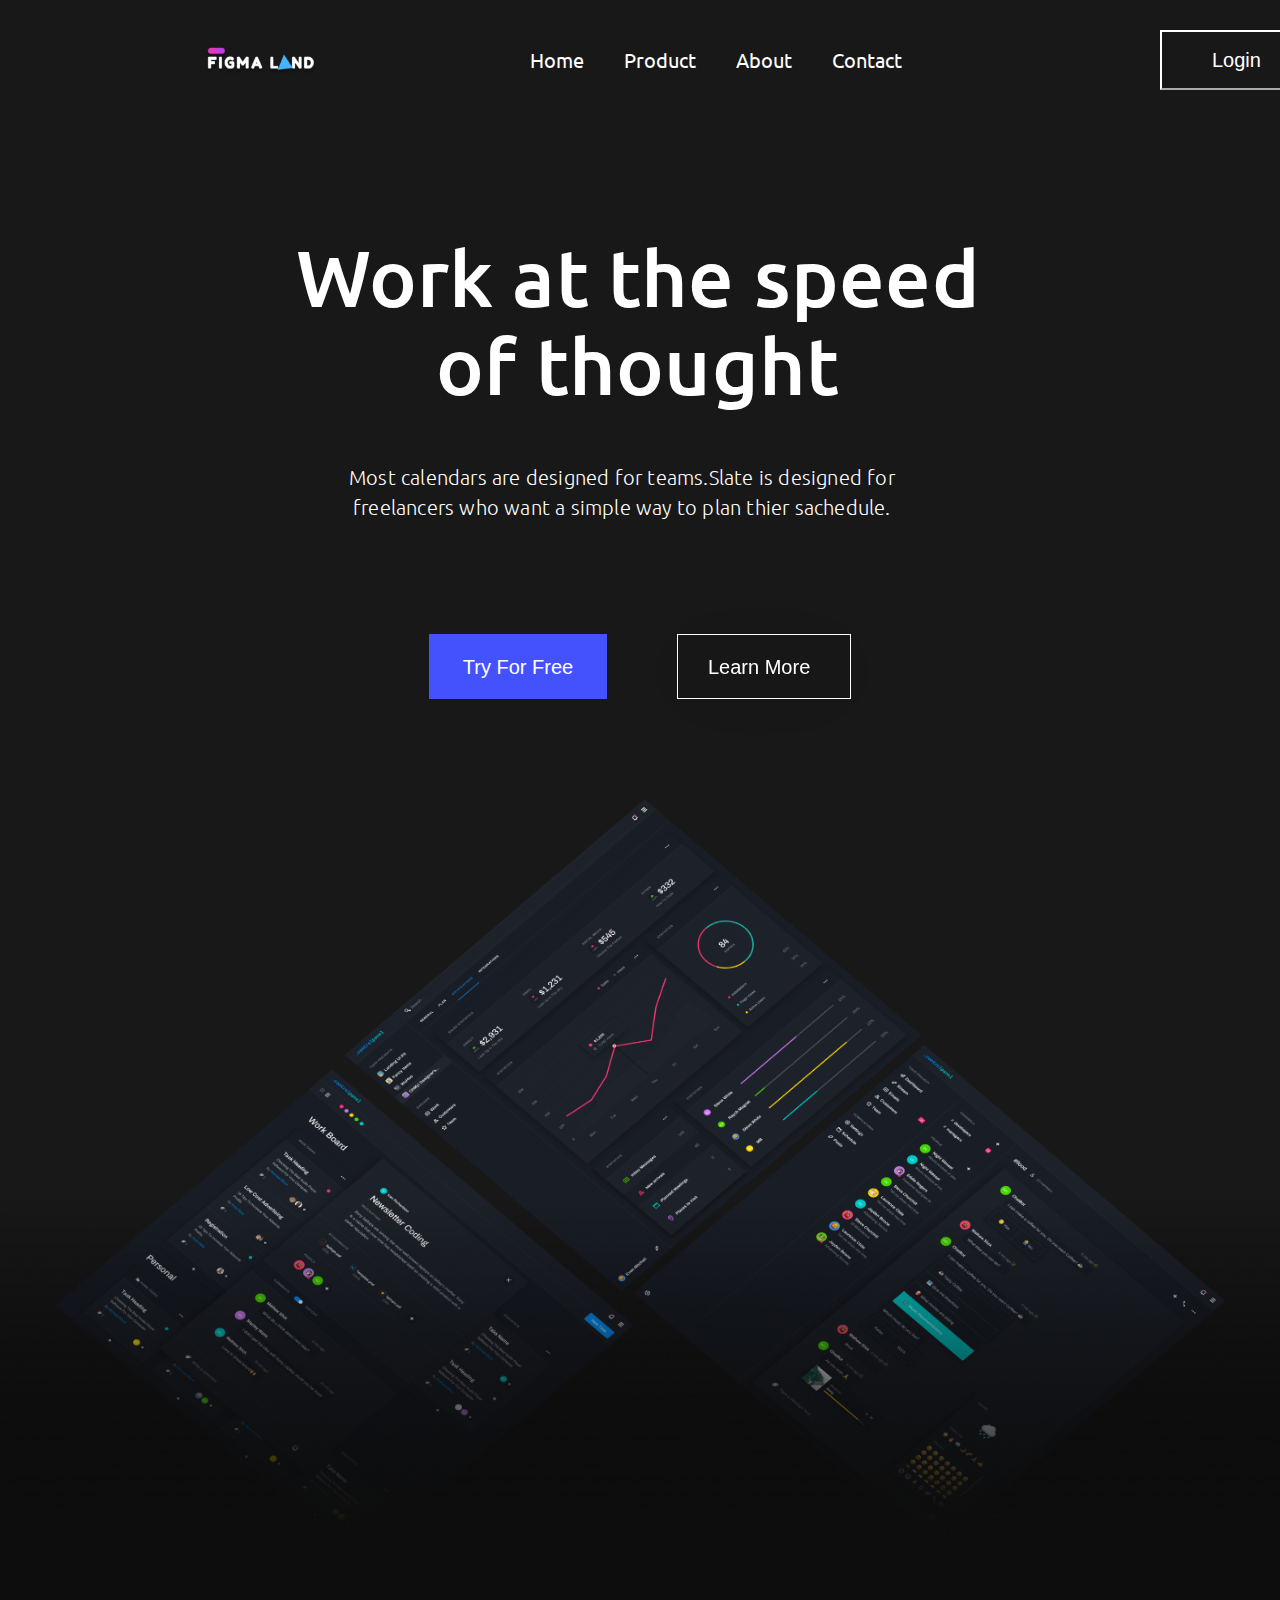
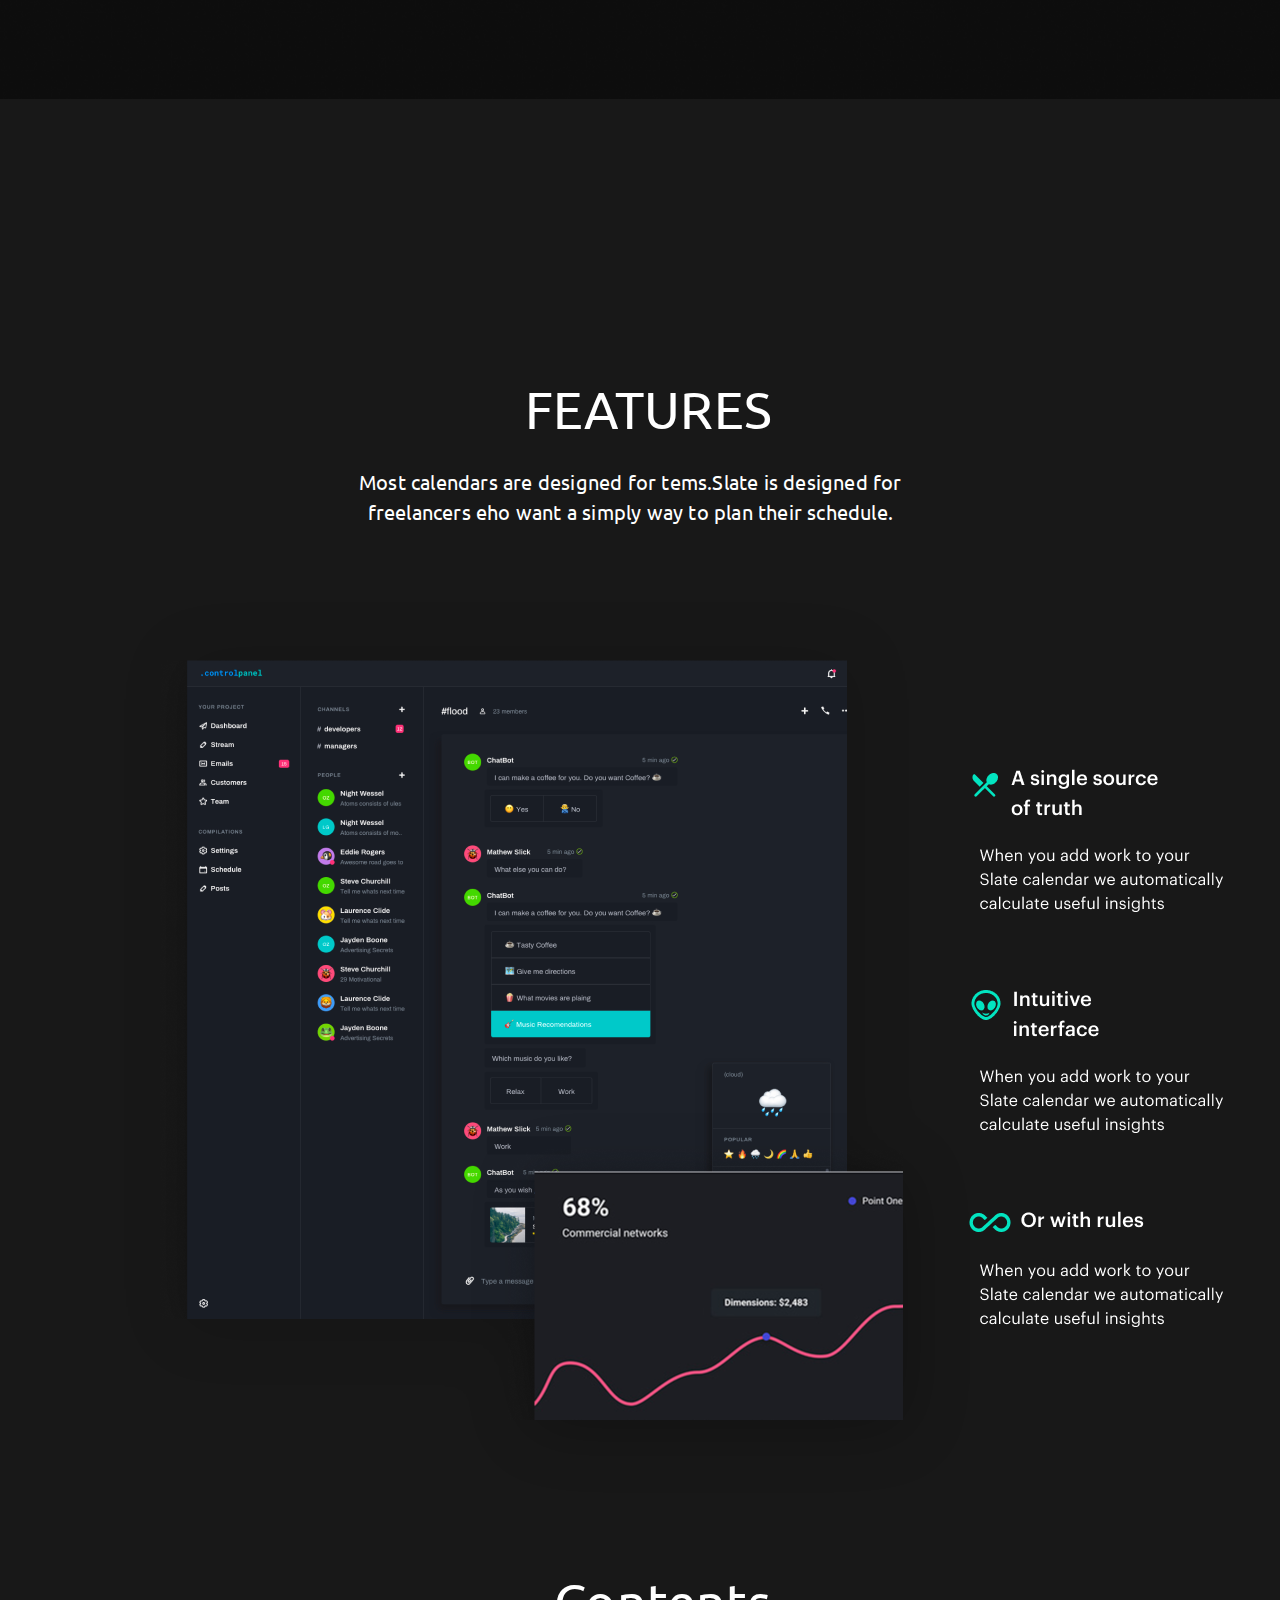
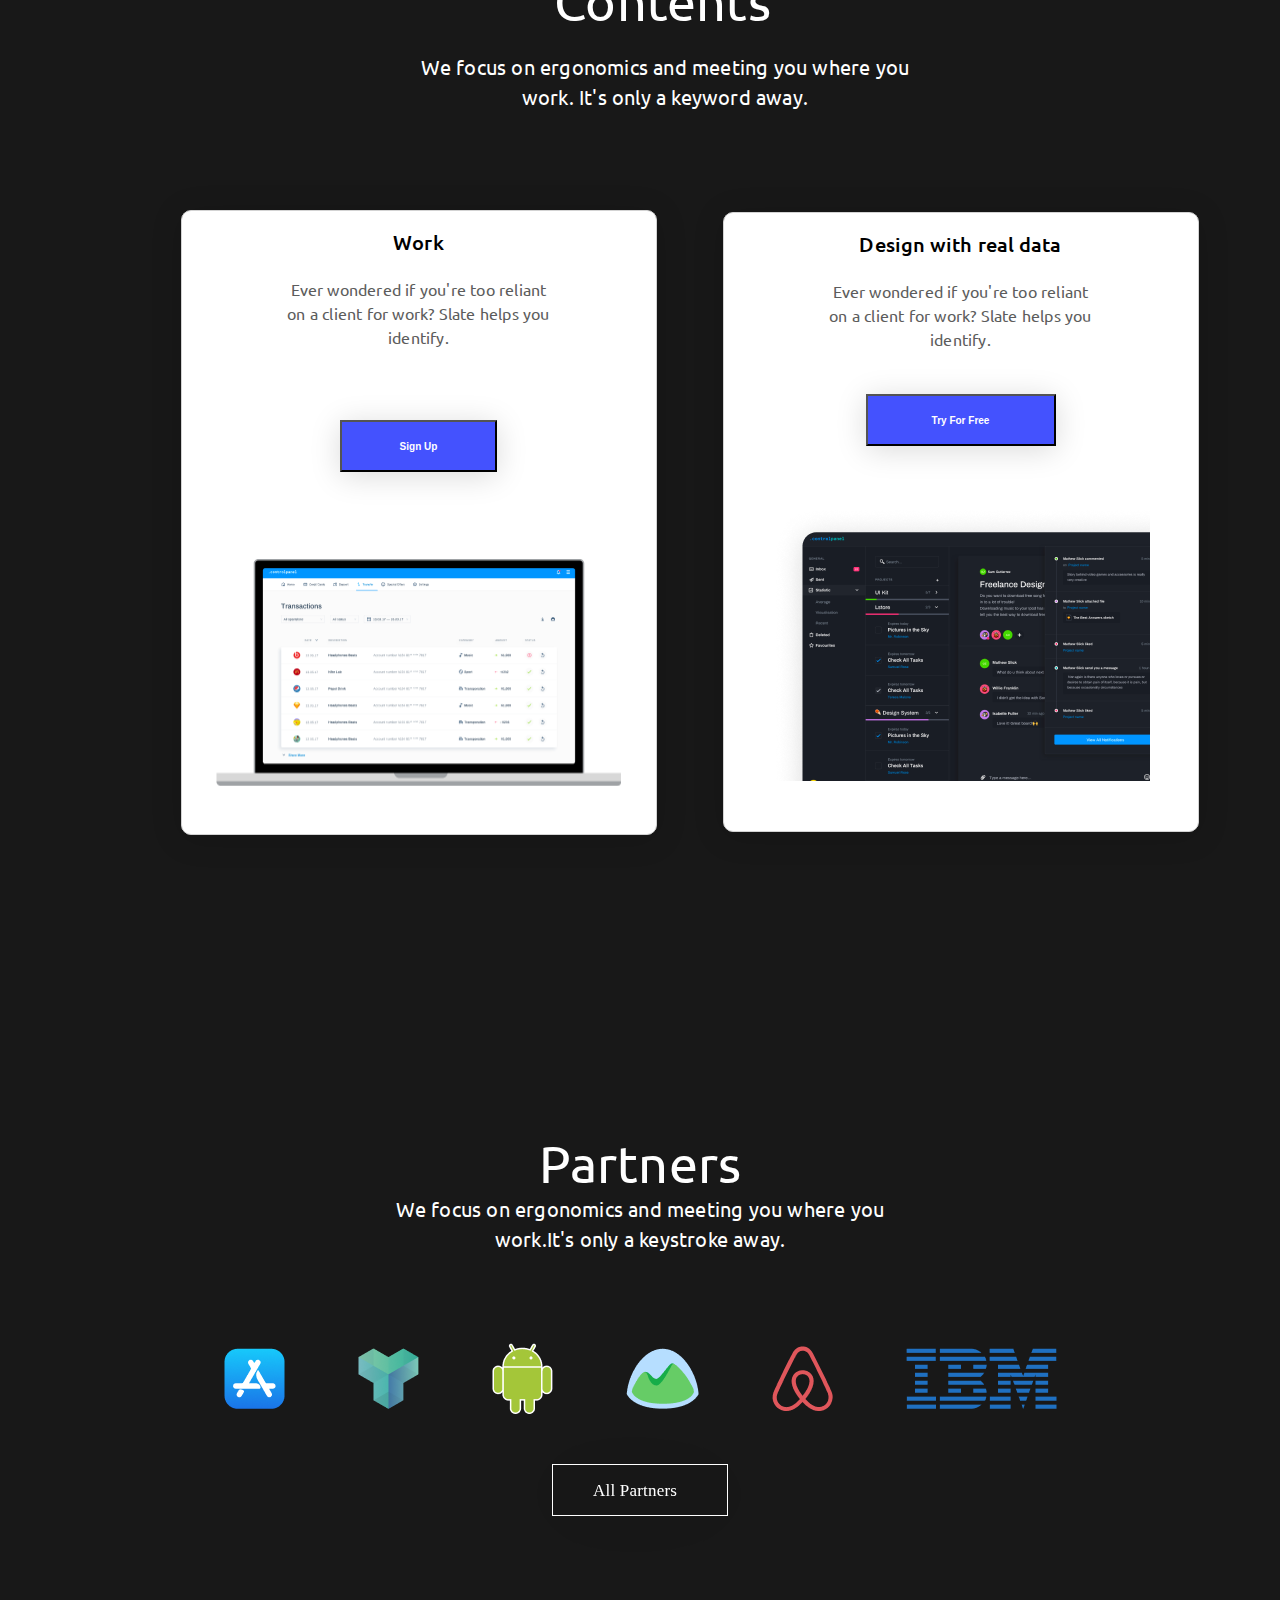
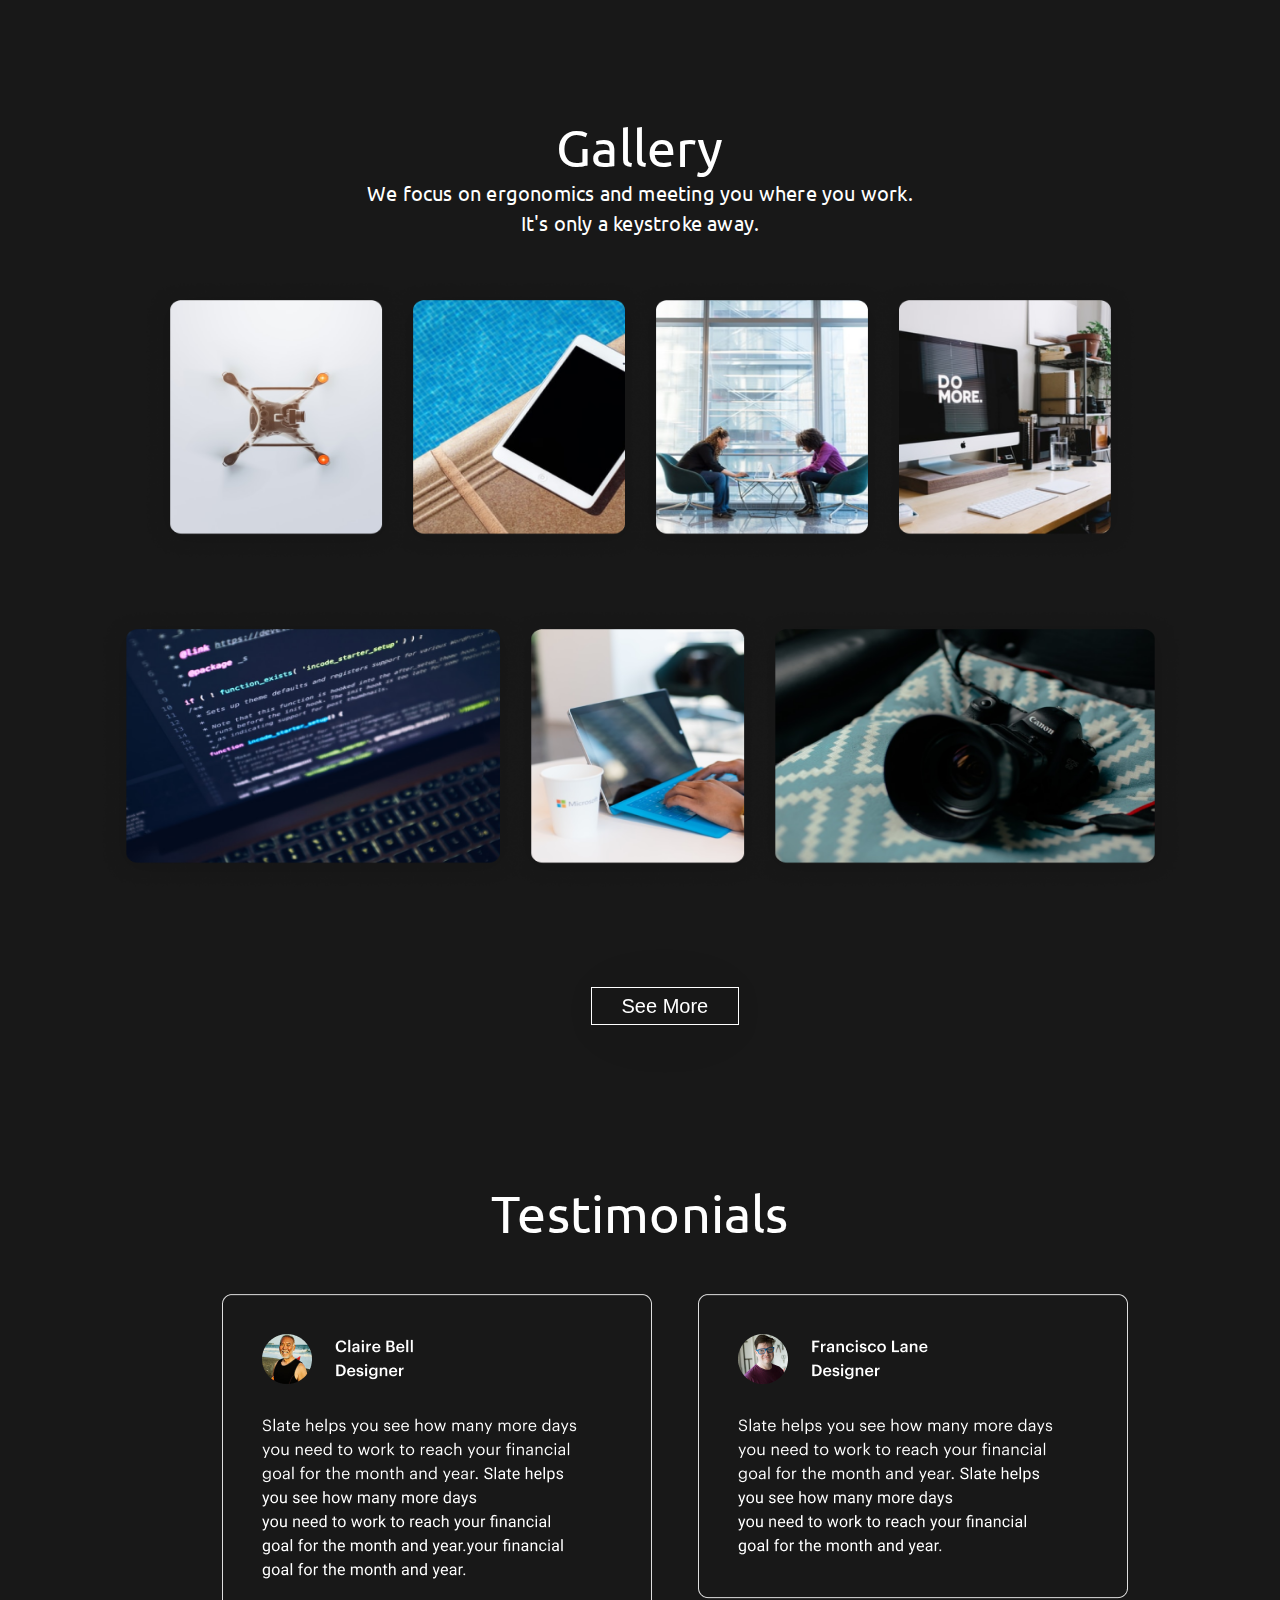
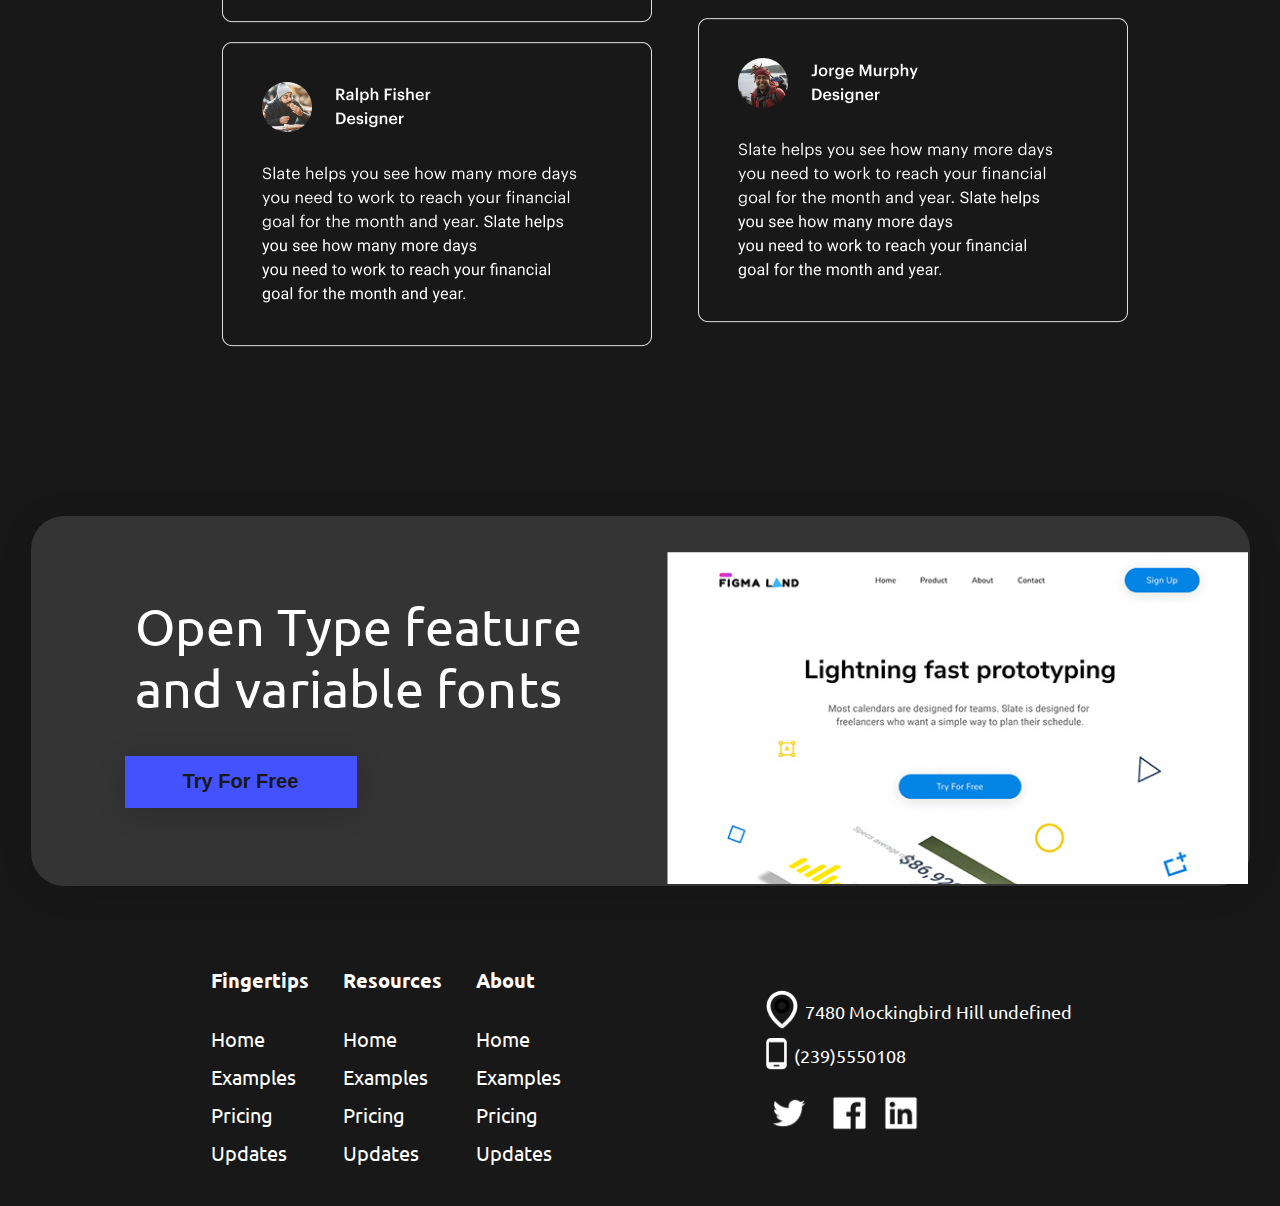
<file: index.html>
<!DOCTYPE html>
<html lang="en">
<head>
    <meta charset="UTF-8">
    <meta http-equiv="X-UA-Compatible" content="IE=edge">
    <meta name="viewport" content="width=device-width, initial-scale=1.0">
    <link rel="preconnect" href="https://fonts.googleapis.com">
    <link rel="preconnect" href="https://fonts.gstatic.com" crossorigin>
    <link href="https://fonts.googleapis.com/css2?family=Lato&family=Ubuntu:wght@700&display=swap" rel="stylesheet">
    <link rel="stylesheet" href="style.css">
    <link rel="preconnect" href="https://fonts.googleapis.com">
<link rel="preconnect" href="https://fonts.gstatic.com" crossorigin>
<link href="https://fonts.googleapis.com/css2?family=Lato:wght@300;400&family=Ubuntu:wght@700&display=swap" rel="stylesheet">
    <title>Document</title>
</head>
<body>

<!-- header------------------------------ -->
<header>
    <nav>
        <div class="left-side-menu">
            <div class="logo">
                <a href="#">
                    <img src="images/logo dark.png" alt="logo">
                </a>
            </div>
            <div class="sub-menu">
                <a href="#">
                    <li>Home</li>
                </a>
                <a href="#">
                    <li>Product</li>
                </a>
                <a href="#">
                    <li>About</li>
                </a>
                <a href="#">
                    <li>Contact</li>
                </a>
            </div>
            
        </div>

        <div class="right-side-menu">
            <div class="sub-menu">
            <button class="btn-login">Login</button>    
            </div>
        </div>
    </nav>
</header>
      <!-- 2nd section--------------------------- -->
   <section class="second-section">
    <div class="second-section-heading">
        <h1 id="workat">Work at the speed <br>of thought
        </h2>
     </div>
     <div class="second-section-para">
        <p id=most-calendars>Most calendars are designed   for teams.Slate is designed for <br> freelancers who want a simple way to plan thier sachedule.
        </p>
     </div>
 
</section>
<!-- /* thirdsection---------------------- */ -->
<section class="third-section">
    <button id="tryfor">Try For Free</button>
    <button id="learn">Learn More</button>
</section>
<!-- fourth-section------------------ -->
<section class="fouth-section">
    <div class="parent_div">
        <div class="child_div">
            </div>
    </div>
    
</section>

<!-- feature-section--------------------------- -->
<section class="feature-section">
    <div class="feature-div"> 
      <div class="feature-top">
          
           <div class="feature-heading-div">
           <h3 id="feature-heading">FEATURES</h3>
           </div>
        
            <div class="feature-para-div">
             <P id="feature-para">Most calendars are designed for tems.Slate is designed for <br> freelancers eho want a simply way to plan their schedule.</P>
            </div>
      </div>  

      <div class="feature-bottom">
          <div class="feature-bottom-left">
              
                 <div class="feature-parent-div">
                 <div class="feature-child-div"></div>
                    </div>
          </div>


          <div class="feature-bottom-right">
              <img id="feature-bottom-right-img" src="images/content rows.png" alt="">
          </div>
      </div>
    </div>




</section>
<!--------------------- contents ------------------------>
<section class="contents-section">
    <div class="contents-div">
        <div class="contents-top">
            <h3 id="contents-top-heading">Contents</h3>
            <p id="contents-top-para" >We focus on ergonomics and meeting you where you work.   It's only a keyword away.</p>
        </div>
          <div class="contents-bottom">
            <div class="contents-bottom-left">


                <div class="contents-bottom-left-up">
                    <h5 id="contents-bottom-left-up-heading">Work</h5>
                     <p id="contents-bottom-left-up-para">Ever wondered if you're too reliant on a client for work? Slate helps  you identify.</p>
                 </div>
                 <button id="contents-bottom-left-mid-btn">Sign Up</button>
                 <div class="contents-bottom-left-down">
                
                 </div>
        
              </div>



              <div class="contents-bottom-right">


                <div class="contents-bottom-right-up">
                    <h5 id="contents-bottom-right-up-heading">Design with real data</h5>
                     <p id="contents-bottom-right-up-para">Ever wondered if you're too reliant on a client for work? Slate helps you identify.</p>
                 </div>
                 <button id="contents-bottom-right-mid-btn">Try For Free</button>
                 <div class="contents-bottom-right-down">
                 
                 </div>
            
              </div>
             
             
          </div>
    </div>
</section>

<!-- partners-section------------------------ -->
<section class="partners-section">
    <div class="partners">
        <div class="partners-textbox">
            <h5 id="parteners-title">Partners</h5>
            <p id="partners-para">We focus on ergonomics and meeting you where you work.It's only a keystroke away.
           <p>
         </div>
         <div class="partners-images">
             <img src="images/Brands (1).png" alt="">
         </div>
         <div class="partners-btn">
             <a href="#"><p id=btn-partners>All Partners</p></a>
         </div>
    </div>
        
</section>
  <!-- gallery-section ------------------------------------->
  <section class="gallery-section">
    <div class="gallery">
        <div class="gallery-mini">
            <div class="gallery-title-para">
                <h5 id="gallery-title">Gallery</h5>
                <p id="gallery-para">We focus on ergonomics and meeting you where you work.
                    It's only a keystroke away.
                </p>
        
             </div>
             <img src="images/Cards1.png" id="gallery-card1">
             <img src="images/Cards2.png" id="gallery-card2">
        
             <div class=gallery-seemore>
                 
                 <button id="gallery-btn" >See More</button>
        
             </div>
        
        </div>
        
        
        </div>
       

</section>
<!-- /* testimonials-section------------------------------------------- */ -->
<section class="testimonials-section">
    <div class="testimonials">
        <h5 id="testimonials-title">Testimonials</h5>
        <div class="testimonals-small">
            <div class="testimonials-left">
                <img id="testimonial1" src="images/testimonial1.png" alt="">
            </div>
            <div class="testimonials-right">
                <img id="testimonial2" src="images/testimonial2.png" alt="">
            </div>
        </div>

    </div>
</section>
  


<!-- /* last----------------------------------------------------------------- */ -->

    <section classs="openType">

        <div class="last">
            <div class="last-small">
                <div class="last-chart">
                    <img id="last-line" src="images/Line Chart 1.png" alt="">
    
                </div>
                <div class="last-tilte">
                    <h5 id="last-text">Open Type feature <br> and variable fonts</h5>
                    <div class=-"last-btn">
                        <button id="btn-last">Try For Free</button>
                    </div>
                </div>
    
            </div>
        </div>
</section>
<!-- footer--------------------------------------------------------------------------- -->
<footer class="footer-section">
    <div class="footer-div">
        <div class="footer-left">
            <table id="footer-table-left">
                <tr>
                    <th>Fingertips</th>
                    <th> Resources</th>
                    <th>About</th>
                </tr>
                <tr>
                    <td>Home</td>
                    <td>Home</td>
                    <td>Home</td>
                    </tr>
                <tr>
                    <td>Examples</td>
                    <td>Examples</td>
                    <td>Examples</td>
                    
            
            
                    
            
                </tr>
                <tr>
                    <td>Pricing</td>
                    <td>Pricing</td>
                    <td>Pricing</td>
                
            
                </tr>
                <tr>
                    <td>Updates</td>
                    <td>Updates</td>
                    <td>Updates</td>
                    
                </tr>
                
                
            </table>
        </div>
        <div class="footer-right">
            <div class="footer-location"><a href="#">
                <img src="images/map.png" alt="" id="footer-location-img"></a>
                <div class="footer-location-img-para-div">
                <p id="footer-location-img-para">7480 Mockingbird Hill undefined </p>
            </div>
        </div>
            <div class="footer-mobile"><a href="">
                <img src="images/phone-android.png" alt="" id="footer-mb-img"></a>
                <div class="footer-mb-img-para-div"> <p id="footer-mb-img-para">(239)5550108</p></div>
            </div>
            <div class="footer-social-media"><a href=""><img src="images/twitter.png" alt="" id="footer-twitter"></a><a href="">
                <img src="images/facebook.png" alt="" id="footer-fb">
            </a><a href="">
                <img src="images/linkedin.png" alt="" id="footer-linkdin">
            </a></div>

        </div>
    </div>

  
    </footer>

</body>
</html>
</file>
<file: style.css>
* {
    margin: 0;
    padding: 0;
    box-sizing: border-box;
  }

  html {
    font-size: 62.5%;
    scroll-behavior: smooth;
  }
  
body {
    background: #181818;
   }

  
h3 {
    font-family: 'Lato', sans-serif;
    font-family: 'Ubuntu', sans-serif;
    color: #ffffff;
  }
  
h3 {
    font-weight: 750;
    font-size: 2.2rem;
    line-height: 6rem;
    text-transform: capitalize;
  }

p,
a,
li,
button {
  color: white;
  }

p {
  font-size: 1.8rem;
  line-height: 150%;
  font-family: 'Lato', sans-serif;
  font-family: 'Ubuntu', sans-serif;
  }

a {
  text-decoration: none;
  cursor: pointer;
  font-family: 'Lato', sans-serif;
  font-family: 'Ubuntu', sans-serif;
  }
  

li {
  list-style: none;
  }

/*header----------------------------------------  */
header {
    padding: 0 20rem;
    font-family: 'Lato', sans-serif;
    font-family: 'Ubuntu', sans-serif;
  }
header nav {
    display: flex;
    justify-content: space-between;
    align-items: center;
    width: 100%;
    height: 12rem;
    font-family: 'Lato', sans-serif;
    font-family: 'Ubuntu', sans-serif;
  }
  
header nav .left-side-menu {
    display: flex;
    justify-content: space-between;
    align-items: center;
    width: 50%;
  }
  
header nav .left-side-menu a img {
    width: 13rem;
    height: 5.5rem;
    margin-top: rem;
  }
  
header nav .left-side-menu .sub-menu {
    height: inherit;
    display: flex;
    margin-left: 20rem;
  }
header nav .left-side-menu .sub-menu a {
    margin-right: 4rem;
  }
  
header nav .left-side-menu .sub-menu a li {
    font-size: 2rem;
    line-height: 3.6rem;
    text-transform: capitalize;
    transition: all 0.2s;
  }
header nav .left-side-menu .sub-menu a li:hover {
    color: var(--button-backgroung);
  }
  
header .right-side-menu {
    display: flex;
    justify-content: end;
  }
  
header .right-side-menu .sub-menu {
    height: inherit;
    margin-left: 2rem;
    display: flex;
    align-items: center;
    justify-content: flex-end;
    border-color: black;
    border: 2rem;
  }
  
header .right-side-menu .sub-menu a {
    margin-right: 8rem;
    padding: 0.7rem 2rem;
  
    font-size: 2rem;
    cursor: pointer;
    border-radius: 1rem;
    border-color: red;
    font-family: 'Lato', sans-serif;
    font-family: 'Ubuntu', sans-serif;
  }
  
header .right-side-menu .sub-menu a li:hover {
    color: var(--button-backgroung);
  }
header .right-side-menu .sub-menu button {
    padding: 1rem 5rem;
    margin-left: 50rem;
  
    outline: none;
    line-height: 3.6rem;
    text-transform: capitalize;
    background: none;
    cursor: pointer;
    font-style: normal;
    font-weight: normal;
    font-size: 2rem;
    border-color: white;
    
  }
  /* second-section ---------------------------------------------------------- */
.second-section{
  display: flex;
  flex-direction: column;
  align-items: center;
  padding: 50px 0px;
  
  position: static;
  left: 0%;
  right: 0%;
  top: 9.08%;
  bottom: 67.75%;
  
  flex: none;
  order: 1;
  align-self: stretch;
  flex-grow: 0;
  margin: 35px 0px;
  }
#workat{ 
  position: static;
  left: 1.37%;
  right: 1.37%;
  top: 5.1%;
  bottom: 5.1%;
  
  font-family: 'Lato', sans-serif;
  font-family: 'Ubuntu', sans-serif;
  font-style: normal;
  font-weight: 500;
  font-size: 80px;
  line-height: 88px;
 
  text-align: center;
  letter-spacing: 0.2px;
  
  color: #FFFFFF;
  flex: none;
  order: 0;
  flex-grow: 0;
  margin: 0px 10px;
  }
#most-calendars{
  position: static;
  left: 1.66%;
  right: 1.66%;
  top: 12.5%;
  bottom: 12.5%;
  
  font-family: 'Ubuntu', sans-serif;
  font-style: normal;
  font-weight: lighter;
  font-size: 20px;
  line-height: 30px;

  text-align: center;
  letter-spacing: 0.2px;
  color: #FFFFFF;
  flex: none;
  order: 0;
  flex-grow: 0;
  }
  
.second-section-heading{
  display: flex;
  flex-direction: row;
  align-items: center;
  padding: 10px;
    
  position: static;
  width: 729px;
  height: 196px;
  left: 425px;
  top: 50px;
    
  flex: none;
  order: 0;
  flex-grow: 0;
  margin: 17px 0px;
  }
.second-section-para{
  display: flex;
  flex-direction: row;
  align-items: center;
  padding: 10px;
  
  position: static;
  width: 602px;
  height: 80px;
  left: 488.5px;
  top: 263px;
  
  flex: none;
  order: 1;
  flex-grow: 0;
  margin: 17px 0px;
  }
  /* thirdsection--------------------------------------------------- */
.third-section{
  display: flex;
  flex-direction: row;
  align-items: center;
  padding: 0px;
  flex: none;
  order: 2;
  flex-grow: 0;
  justify-content: center;
  
  }
#tryfor{
  display: flex;
  justify-content: center;
  align-items: center;
  padding: 10px 30px;
  
  position: static;
  width: 178px;
  height: 65px;
  left: 0px;
  top: 0px;
  
  background: #4452FE;
  border: none;
  display: flex;
  flex-direction: row;
  align-items: center;
  padding: 5px 10px;
  flex: none;
  order: 0;
  flex-grow: 0;
  margin: 0px 35px;
  font-style: normal;
  font-weight: normal;
  font-size: 2rem;
  outline: none;
  text-transform: capitalize;
  line-height: 3.6rem;
  cursor: pointer;
 
  }
#learn{
    outline: none;
    line-height: 3.6rem;
    text-transform: capitalize;
    background: none;
    cursor: pointer;
    font-style: normal;
    font-weight: normal;
    font-size: 2rem;
    border-color: white;
    
    display: flex;
    flex-direction: row;
    align-items: center;
    padding: 10px 30px;
  
    position: static;
    width: 174px;
    height: 65px;
    right: 0px;
    top: calc(50% - 65px/2);
  
    border: 1px solid #FFFFFF;
    box-sizing: border-box;
  
    filter: drop-shadow(0px 4px 31px rgba(0, 0, 0, 0.15));
    flex: none;
    order: 1;
    flex-grow: 0;
    margin: 0px 35px;
    font-style: normal;
    font-weight: normal;
    font-size: 2rem
  }
  /* <!-- fourth-section------------------ --> */
.fouth-section{
    margin-top: 10rem;
    
  }
  
.parent_div {
    width: 100vw;
    height: 100vh;
    background: #181818;
    display: flex;
    justify-content: center;
    align-items: center;
  }
  
.child_div {
    width: 100vw;
    height: 100vh;
    background-image: url(images/screens.png);
    background-size: 100% 100%;
  }

  /* <!-- feature-section-------------------------------------- --> */
.feature-section {
  display: flex;
  justify-content: center;
  /* flex-direction: column; */
  align-items: flex-start;
  padding: 62px 50px;
  
  position: static;
  
  background: #181818;
  flex: none;
  order: 1;
  align-self: stretch;
  flex-grow: 0;
  margin: 100px 0px;
  }
.feature-div {
  display: flex;
  flex-direction: column;
  align-items: center;
  padding: 0px;
  
  position: static;
  width: 1479px;
  height: 988px;
  left: calc(50% - 1479px / 2);
  top: 62px;
  
  flex: none;
  order: 0;
  align-self: stretch;
  flex-grow: 0;
  margin: 10px 0px;
   
  }
.feature-top {
  display: flex;
  flex-direction: column;
  align-items: center;
  padding: 0px;
  
  position: static;
  width: 602px;
  height: 149px;
  left: 438.5px;
  top: 0px;
  
  flex: none;
  order: 0;
  flex-grow: 0;
  margin: 80px 0px;
    
  }
.feature-heading-div {
  display: flex;
  flex-direction: row;
  align-items: center;
  padding: 0px;
  
  position: static;
  width: 251px;
  height: 62px;
  left: 175.5px;
  top: 0px;
  
  flex: none;
  order: 0;
  flex-grow: 0;
  margin-top: 27px;
   
  }
  
#feature-heading {
  position: static;
  left: 0%;
  right: 0%;
  top: 0%;
  bottom: 0%;
  
  font-family: "Lato", sans-serif;
  font-family: "Ubuntu", sans-serif;
  font-style: normal;
  font-weight: normal;
  font-size: 52px;
  line-height: 62px;
    
  
  letter-spacing: 0.2px;
  color: #ffffff;
  flex: none;
  order: 0;
  flex-grow: 0;
  margin: 0px 10px;
  }
.feature-para-div {
  display: flex;
  flex-direction: row;
  align-items: center;
  padding: 0px 10px;
  
  position: static;
  width: 602px;
  height: 60px;
  left: 0px;
  top: 89px;
  
  flex: none;
  order: 1;
  flex-grow: 0;
  margin: 27px 0px;
    
  }
#feature-para {
  position: static;
  left: 1.66%;
  right: 1.66%;
  top: 0%;
  bottom: 0%;
  
  font-family: "Lato", sans-serif;
  font-family: "Ubuntu", sans-serif;
  font-style: normal;
  font-weight: normal;
  font-size: 20px;
  line-height: 30px;
    
  text-align: center;
  letter-spacing: 0.2px;
  color: #ffffff;
  flex: none;
  order: 0;
  flex-grow: 0;
  margin: 0px 10px;
  }
  .feature-bottom {
  display: flex;
  flex-direction: row;
  align-items: center;
  padding: 0px;
  
  position: static;
  width: 1088px;
  height: 759px;
  left: 195.5px;
  top: 229px;
  
  flex: none;
  order: 1;
  flex-grow: 0;
  margin: 80px 0px;
  }
  
  .feature-bottom-left {
  position: relative;
  width: 752px;
  height: 759px;
  left: 0px;
  top: 0px;
  
  flex: none;
  order: 0;
  flex-grow: 0;
  margin: 0px 27px;
    
  }
  
  .feature-parent-div {
  position: relative;
  width: 696px;
  height: 659px;
  left: 28px;
  top: 0px;
  
  background: url(images/features1.png);
  filter: drop-shadow(0px 4px 31px rgba(0, 0, 0, 0.15));
  }
  
  .feature-child-div {
  position: relative;
  width: 400px;
  height: 276px;
  left: 352px;
  top: 483.5px;
  
  background: url(images/features2.png);
  filter: drop-shadow(0px 4px 31px rgba(0, 0, 0, 0.15));
  }
  
  .feature-bottom-right {
  display: flex;
  flex-direction: column;
  align-items: flex-start;
  padding: 20px;
  
  position: static;
  width: 309px;
  height: 651px;
  left: 779px;
  top: 54px;
  
  flex: none;
  order: 1;
  flex-grow: 0;
  margin: 0px 27px;
  }
  
  #feature-bottom-right-img {
  }
  
/* <!--------------------- contents ------------------------> */
.contents-section{
  display: flex;
  justify-content: center;
  align-items: center;
  padding: 50px 199px;
  
  position: static;
  left: 0px;
  top: 3008px;
  
  background: #181818;
  flex: none;
  order: 2;
  align-self: stretch;
  flex-grow: 0;
  margin: 100px 0px;
}
.contents-div{
  display: flex;
  flex-direction: column;
  align-items: center;
  padding: 0px;
  
  position: static;
  width: 985px;
  height: 830.52px;
  left: calc(50% - 985px/2);
  top: 50px;
  
  flex: none;
  order: 0;
  flex-grow: 0;
  margin: 35px 0px;
}
.contents-top{
  display: flex;
  justify-content: center;
  flex-direction: column;
  align-items: center;
  padding: 0px;
  
  position: static;
  width: 591px;
  height: 162px;
  left: 197px;
  top: 0px;
  
  flex: none;
  order: 0;
  flex-grow: 0;
  margin: 44px 0px;
}
#contents-top-heading{
  position: static;
  left: 5.08%;
  right: 4.08%;
  top: 12.2%;
  bottom: 12.2%;
  padding-bottom: 2rem;
  padding-left: 4.5rem;

  font-family: "Lato", sans-serif;
  font-family: "Ubuntu", sans-serif;
  font-style: normal;
  font-weight: normal;
  font-size: 52px;
  line-height: 62px;
  
  letter-spacing: 0.2px;
  color: #FFFFFF;
  flex: none;
  order: 0;
  flex-grow: 0;
  margin: 0px 10px;
 
}
#contents-top-para{
  position: static;
  left: 1.69%;
  right: 1.69%;
  top: 12.5%;
  bottom: 12.5%;

  font-family: "Lato", sans-serif;
  font-family: "Ubuntu", sans-serif;
  font-style: normal;
  font-weight: normal;
  font-size: 20px;
  line-height: 30px;
 
  text-align: center;
  letter-spacing: 0.2px;
  color: #FFFFFF;
  flex: none;
  order: 0;
  flex-grow: 0;
  margin-left: 5rem;
}
.contents-bottom{
  display: flex;
  flex-direction: row;
  align-items: center;
  padding: 0px;
  
  position: static;
  width: 985px;
  height: 624.52px;
  left: 0px;
  top: 206px;
  
  flex: none;
  order: 1;
  flex-grow: 0;
  margin: 44px 0px;
}
/* .contents---bottom------------------------------- */
.contents-bottom-left {
  display: flex;
  flex-direction: column;
  align-items: center;
  
  position: static;
  width: 476px;
  height: 624.52px;
  left: 0px;
  top: 0px;

  background: #ffffff;
  border: 1px solid #d3d3d3;
  box-sizing: border-box;
  box-shadow: 0px 4px 31px rgba(0, 0, 0, 0.15);
  border-radius: 10px;
  flex: none;
  order: 0;
  flex-grow: 0;
  margin: 0px 33px;
}
.contents-bottom-left-up {
  display: flex;
  justify-content: center;
  flex-direction: column;
  align-items: center;
  padding: 0px;

  position: static;
  width: 288px;
  height: 152px;
  left: 94px;
  top: 40px;
  flex: none;
  order: 0;
  flex-grow: 0;
  
  
}
.contents-bottom-left-up-heading-div {
  display: flex;
  flex-direction: row;
  align-items: center;

  position: static;
  width: 70px;
  height: 50px;
  left: 109px;
  top: 0px;

  flex: none;
  order: 0;
  flex-grow: 0;
  margin-top: 20px;
}
#contents-bottom-left-up-heading {
  position: static;
  left: 14.29%;
  right: 14.29%;
  top: 20%;
  bottom: 20%;

  font-family: "Lato", sans-serif;
  font-family: "Ubuntu", sans-serif;
  font-style: normal;
  font-weight: 500;
  font-size: 20px;
  line-height: 30px;
  
  text-align: center;
  letter-spacing: 0.1px;
  color: #000000;
  flex: none;
  order: 0;
  flex-grow: 0;
  margin-top: 2px;
  margin-bottom: 20px;
}
.contents-bottom-left-up-para-div {
  position: static;
  width: 288px;
  height: 92px;
  left: 0px;
  top: 60px;

  flex: none;
  order: 1;
  flex-grow: 0;
  background: chartreuse; */
}
#contents-bottom-left-up-para {
  font-family: "Lato", sans-serif;
  font-family: "Ubuntu", sans-serif;
  font-style: normal;
  font-weight: normal;
  font-size: 16px;
  line-height: 24px;


  text-align: center;
  letter-spacing: 0.2px;
  color: #5c5c5c;
  flex: none;
  order: 0;
  flex-grow: 0;
  margin: 0px 10px; 
}
#contents-bottom-left-mid-btn {
  display: flex;
  justify-content: center;
  align-items: center;
  padding: 20px 36px;

  position: static;
  width: 157px;
  height: 52px;
  left: 159.5px;
  top: 249px;

  font-style: normal;
  font-weight:bold;
  font-size: 1rem;
  cursor: pointer;
  background: #4452fe;
  box-shadow: 0px 4px 31px rgba(0, 0, 0, 0.15);
  flex: none;
  order: 1;
  flex-grow: 0;
  margin: 57px 0px;
}
.contents-bottom-left-down {
  position: static;
  width: 405.12px;
  height: 226.52px;
  left: 75px;
  top: 358px;

  background: url(images/Macbook\ Pro.png);
  flex: none;
  order: 3;
  flex-grow: 0;
  margin: 30px 0px;
}

/* righy------------------------------------------ */
.contents-bottom-right {
  display: flex;
  flex-direction: column;
  align-items: center;

  position: static;
  width: 476px;
  height: 620px;
  left: 509px;
  top: 2.26px;

  background: #ffffff;
  border: 1px solid #d3d3d3;
  box-sizing: border-box;
  box-shadow: 0px 4px 31px rgba(0, 0, 0, 0.15);
  border-radius: 10px;
  flex: none;
  order: 1;
  flex-grow: 0;
  margin: 0px 33px;
}
.contents-bottom-right-up {
  display: flex;
  justify-content: center;
  flex-direction: column;
  align-items: center;
  padding: 0px;

  position: static;
  width: 288px;
  height: 152px;
  left: 94px;
  top: 40px;

  flex: none;
  order: 0;
  flex-grow: 0;
  
}
#contents-bottom-right-up-heading {
  position: static;
  left: 14.29%;
  right: 14.29%;
  top: 20%;
  bottom: 20%;

  font-family: "Lato", sans-serif;
  font-family: "Ubuntu", sans-serif;
  font-style: normal;
  font-weight: 500;
  font-size: 20px;
  line-height: 30px;
  text-align: center;
  letter-spacing: 0.1px;

  color: #000000;
  flex: none;
  order: 0;
  flex-grow: 0;
  margin-top: 2px;
  margin-bottom: 20px;
 
}
#contents-bottom-right-up-para {
  font-family: "Lato", sans-serif;
  font-family: "Ubuntu", sans-serif;
  font-style: normal;
  font-weight: normal;
  font-size: 16px;
  line-height: 24px;
 
  text-align: center;
  letter-spacing: 0.2px;
  color: #5c5c5c;
  flex: none;
  order: 0;
  flex-grow: 0;
  margin: 0px 10px;
}
#contents-bottom-right-mid-btn {
  display: flex;
  justify-content: center;
  align-items: center;
  padding: 20px 36px;

  position: static;
  width: 190px;
  height: 52px;
  left: 143px;
  top: 222px;

  font-style: normal;
  font-weight: bold;
  font-size: 1rem;
  cursor: pointer;
  background: #4452fe;
  box-shadow: 0px 4px 31px rgba(0, 0, 0, 0.15);
  flex: none;
  order: 1;
  flex-grow: 0;
  margin: 29px 0px;
}
.contents-bottom-right-down {
  position: static;
  width: 379px;
  height: 276px;
  left: 48.5px;
  top: 304px;

  background: url(images/Boards\ Notifications.png);
  flex: none;
  order: 3;
  flex-grow: 0;
  margin: 30px 0px; 
}
  /* <!-- partners-section------------------------ --> */

  .partners-section{
  display: flex;
  justify-content: center;
  align-items: center;

  }
  
  .partners {
  display: flex;
  flex-direction: column;
  align-items: center;
  padding: 50px 20px;
  
  position: static;
  width: 1579px;
  height: 484.55px;
  left: 0px;
  top: 4038.52px;
  
  background: #181818;
  flex: none;
  order: 3;
  align-self: stretch;
  flex-grow: 0;
  margin: 100px 100px;
  }
  
  .partners-textbox {
  display: flex;
  flex-direction: column;
  align-items: center;
  padding: 0px;
  
  position: static;
  width: 591px;
  height: 162px;
  left: 494px;
  top: 50px;
  
  flex: none;
  order: 0;
  flex-grow: 0;
  margin: 50px 0px;
  }
  
  #parteners-title {
  position: static;
  left: 4.48%;
  right: 4.48%;
  top: 12.2%;
  bottom: 12.2%;
  
  font-family: "Lato", sans-serif;
  font-family: "Ubuntu", sans-serif;
  font-style: normal;
  font-weight: normal;
  font-size: 52px;
  line-height: 62px;
  
  letter-spacing: 0.2px;
  color: #ffffff;
  flex: none;
  order: 0;
  flex-grow: 0;
  margin: 0px 10px;
  }
  
  #partners-para {
  position: static;
  left: 1.69%;
  right: 1.69%;
  top: 12.5%;
  bottom: 12.5%;
  
  font-family: "Lato", sans-serif;
  font-family: "Ubuntu", sans-serif;
  font-style: normal;
  font-weight: normal;
  font-size: 20px;
  line-height: 30px;
   
  text-align: center;
  letter-spacing: 0.2px;
  color: #ffffff;
  flex: none;
  order: 0;
  flex-grow: 0;
  margin: 0px 10px;
  }
  
  .partners-images {
  display: flex;
  flex-direction: row;
  align-items: center;
  padding: 0px;
  
  position: static;
  width: 831.97px;
  height: 70.55px;
  left: 373.52px;
  }
  
  .partners-btn {
  display: flex;
  flex-direction: row;
  align-items: center;
  padding: 10px 30px;
  
  position: static;
  width: 176px;
  height: 52px;
  left: 701.5px;
  top: 382.55px;
  
  border: 1px solid #ffffff;
  box-sizing: border-box;
  filter: drop-shadow(0px 4px 31px rgba(0, 0, 0, 0.15));
  flex: none;
  order: 2;
  flex-grow: 0;
  margin: 50px 0px;
  }
  
  #btn-partners {
  position: static;
  left: 8.62%;
  right: 8.62%;
  top: 22.22%;
  bottom: 22.22%;
  
  font-family: Graphik;
  font-style: normal;
  font-weight: 500;
  font-size: 17px;
  line-height: 25px;
    
  letter-spacing: 0.2px;
  color: #ffffff;
  flex: none;
  order: 0;
  flex-grow: 0;
  margin: 0px 10px;
  }
  /* <!-- gallery-section -------------------------------------> */
.gallery-section{
  display: flex;
  justify-content: center;
  align-items: center;
  margin-top: 100px;
  }
  .gallery {
  display: flex;
  flex-direction: column;
  align-items: center;
  
  position: static;
  width: 1579px;
  height: 1016px;
  left: 0px;
  top: 4623.07px;
  
  background: #181818;
  flex: none;
  order: 4;
  align-self: stretch;
  flex-grow: 0;
    
  }
  .gallery-mini {
  display: flex;
  flex-direction: column;
  align-items: center;
  padding: 0px;
  height: 916px;
  left: calc(50% - 1087px / 2);
  top: 50px;
  flex: none;
  order: 0;
  flex-grow: 0;
  }
  .gallery-title-para {
  display: flex;
  flex-direction: column;
  align-items: center;
  padding: 0px;
  
  position: static;
  width: 591px;
  height: 162px;
  left: 248px;
  top: 0px;
  
  flex: none;
  order: 0;
  flex-grow: 0;
  }
  #gallery-title {
  position: static;
  left: 5.18%;
  right: 5.18%;
  top: 12.2%;
  bottom: 12.2%;
  
  font-family: "Lato", sans-serif;
  font-family: "Ubuntu", sans-serif;
  font-style: normal;
  font-weight: normal;
  font-size: 52px;
  line-height: 62px;
 
  letter-spacing: 0.2px;
  color: #ffffff;
  flex: none;
  order: 0;
  flex-grow: 0;
   
  }
  #gallery-para {
  position: static;
  left: 1.69%;
  right: 1.69%;
  top: 12.5%;
  bottom: 12.5%;
  
  font-family: "Lato", sans-serif;
  font-family: "Ubuntu", sans-serif;
  font-style: normal;
  font-weight: normal;
  font-size: 20px;
  line-height: 30px;
    
  text-align: center;
  letter-spacing: 0.2px;
  color: #ffffff;
  flex: none;
  order: 0;
  flex-grow: 0;
  margin: 0px 10px;
  }
  #gallery-card1 {
  display: flex;
  flex-direction: row;
  align-items: center;
  padding: 0px;
  
  position: static;
  width: 999px;
  height: 285px;
  left: 44px;
  top: 206px;
  
  flex: none;
  order: 1;
  flex-grow: 0;
  }
  #gallery-card2 {
  display: flex;
  flex-direction: row;
  align-items: center;
  padding: 0px;
  
  position: static;
  width: 1087px;
  height: 285px;
  left: 0px;
  top: 535px;
  
  flex: none;
  order: 2;
  flex-grow: 0;
  margin: 44px 0px;
  }
  .gallery-seemore {
  display: flex;
  flex-direction: row;
  align-items: center;
  padding: 10px 30px;
  
  position: static;
  width: 159px;
  height: 52px;
  left: 464px;
  top: 864px;
  
  box-sizing: border-box;
  filter: drop-shadow(0px 4px 31px rgba(0, 0, 0, 0.15));
  flex: none;
  order: 3;
  flex-grow: 0;
  margin: 44px 0px;
  }
  #gallery-btn {
  outline: none;
  line-height: 3.6rem;
  text-transform: capitalize;
  background: none;
  cursor: pointer;
  font-style: normal;
  font-weight: normal;
  font-size: 2rem;
  border-color: white;

  display: flex;
  flex-direction: row;
  align-items: center;
  padding: 0px 30px;
  border: 1px solid #ffffff;
  box-sizing: border-box;

  filter: drop-shadow(0px 4px 31px rgba(0, 0, 0, 0.15));
  flex: none;
  order: 1;
  flex-grow: 0;
  font-style: normal;
  font-weight: normal;
  font-size: 2rem;
   
  }
   /* testimonials-section------------------------------------------- */
   .testimonials-section{
  display: flex;
  justify-content:center;
  align-items: center;
   
  }
   .testimonials {
  display: flex;
  flex-direction: column;
  align-items: center;
  padding: 50px 20px;
  
  position: static;
  width: 1579px;
  height: 884px;
  left: 0px;
  top: 5739.07px;
  
  background: #181818;
  flex: none;
  order: 5;
  align-self: stretch;
  flex-grow: 0;
    
  }
  #testimonials-title {
  position: static;
  left: 3.09%;
  right: 3.09%;
  top: 12.2%;
  bottom: 12.2%;
  
  
  font-family: "Lato", sans-serif;
  font-family: "Ubuntu", sans-serif;
  font-style: normal;
  font-weight: normal;
  font-size: 52px;
  line-height: 62px;
   
  letter-spacing: 0.2px;
  color: #ffffff;
  flex: none;
  order: 0;
  flex-grow: 0;
  margin: 0px 10px;
  }
  .testimonals-small {
  display: flex;
  flex-direction: row;
  align-items: flex-start;
  padding: 0px;
  
  position: static;
  width: 883px;
  height: 652px;
  left: 348px;
  top: 182px;
  
  flex: none;
  order: 1;
  flex-grow: 0;
  margin: 50px 0px;
  }
  
  .testimonials-left {
  display: flex;
  flex-direction: column;
  align-items: center;
  padding: 0px;
  
  position: static;
  width: 430px;
  height: 652px;
  left: 0px;
  top: 0px;
  
  flex: none;
  order: 0;
  flex-grow: 0;
  margin: 0px 23px;
  }
  #testimonial1 {
  }
  
  .testimonials-right {
  display: flex;
  flex-direction: column;
  align-items: center;
  padding: 0px;
  
  position: static;
  width: 430px;
  height: 628px;
  left: 453px;
  top: 0px;
  
  flex: none;
  order: 1;
  flex-grow: 0;
  margin: 0px 23px;
  }
  
  #testimonial2 {
  }
  /* last----------------------------------------------------------------- */
  .opentype{
  display: flex;
  justify-content:center;
  align-items: center;
  margin-top: 200rem;
  }
  .last {
  width: 100vw;
  display: flex;
  justify-content: center;
  flex-direction: column;
  align-items: center;
  background: #181818;
  flex: none;
  order: 6;
  align-self: stretch;
  flex-grow: 0;
  margin-top: 10rem;
  margin-bottom: 5rem;
  }
  .last-small {
  display: flex;
  flex-direction: row;
  align-items: center;
  padding: 0px;
  position: static;
  width: 1219px;
  height: 370px;
  left: calc(50% - 1219px / 2);
  top: 80px;
  background: #343434;
  box-shadow: 0px 4px 31px rgba(0, 0, 0, 0.15);
  border-radius: 33px;
  flex: none;
  order: 0;
  flex-grow: 0;
  margin: 0px 0px;
  }
  .last-chart {
  display: flex;
  flex-direction: row;
  align-items: center;
  padding: 0px 2px;
  position: static;
  width: 589px;
  height: 364px;
  right: 0px;
  top: 3px;
  flex: none;
  order: 1;
  flex-grow: 0;
  margin: 0px 86px;
  display: flex;
  flex-direction: row;
  align-items: center;
  padding: 0px 2px;
  position: static;
  width: 589px;
  height: 364px;
  right: 0px;
  top: 3px;
  flex: none;
  order: 1;
  flex-grow: 0;
  margin: 0px 86px;
  }
  #last-line {
  flex: none;
  order: 0;
  flex-grow: 0;
  margin: 0px 0px;
  }
  
  .last-tilte {
  display: flex;
  flex-direction: column;
  align-items: flex-start;
  padding: 17px 94px;
  
  position: static;
  width: 544px;
  height: 247px;
  left: 0px;
  top: 61.5px;
  }
  #last-text {
  position: static;
  width: 499px;
  height: 124px;
  left: 94px;
  top: 17px;
  
  font-family: "Lato", sans-serif;
  font-family: "Ubuntu", sans-serif;
  font-style: normal;
  font-weight: normal;
  font-size: 52px;
  line-height: 62px;
  letter-spacing: 0.2px;
  color: #FFFFFF;
  flex: none;
  order: 0;
  flex-grow: 0;
  margin: 0px 10px;
  }
  .last-btn {
  display: flex;
  flex-direction: row;
  align-items: center;
  padding: 20px 36px;
    
  position: static;
  width: 232px;
  height: 52px;
  left: 94px;
  top: 178px;
    
  background: #4452fe;
  box-shadow: 0px 4px 31px rgba(0, 0, 0, 0.15);
  flex: none;
  order: 1;
  flex-grow: 0;
  margin: 37px 0px;
  }
  #btn-last {
    
  border:none;
  display: flex;
  justify-content: center;
  flex-direction: row;
  font-weight: bolder;
  align-items: center;
  padding: 20px 36px;
  color: #181818;
  font-size: 2rem;
  
  position: static;
  width: 232px;
  height: 52px;
  left: 94px;
  top: 178px;
  
  background: #4452fe;
  box-shadow: 0px 4px 31px rgba(0, 0, 0, 0.15);
  flex: none;
  order: 1;
  flex-grow: 0;
  margin: 37px 0px;
  }
 

/* <!-- footer--------------------------------------------------------------------------- --> */
.footer-section {
  display: flex;
  justify-content: center;
  align-items: center;
  background: #181818;
}
.footer-div {
  display: flex;
  justify-content: center;
  align-items: center;
  position: static;
  height: 30vh;
  width: 70vw;
  flex: none;
  order: 0;
  flex-grow: 0;
}
.footer-left {
  display: flex;
  justify-content: center;
  flex-direction: column;
  align-items: center;
  margin-right: 8rem; 
}
#footer-table-left {
  width: 400px;
  color: white; 
}
footer.th {
  text-align: left;
  color: white;
}
table {
  width: 400px;
  color: white; 
}


th {
  font-size: 20px;
  text-align: left;
  width: 20px;
  padding-bottom: 10px;
  color: white;
  font-family: "Lato", sans-serif;
  font-family: "Ubuntu", sans-serif;
  padding-bottom: 30px;
}
td{
  font-size: 20px;
  font-family: "Lato", sans-serif;
  font-family: "Ubuntu", sans-serif;
  padding-bottom: 10px;
  padding-right: 20px;
}

.footer-right {
  justify-content: center;
  align-content: center;
  margin-left: 7rem;
}
.footer-location {
  display: flex;
  flex-direction: row;
  align-items: center;
  position: static;
  left: 0%;
  right: 0%;
  top: 0%;
  bottom: 75.91%;
  flex: none;
  order: 0;
  flex-grow: 0;
}
#footer-location-img {
  position: static;
  width: 46px;
  height: 46px;
  left: 0px;
  top: 0px;
  flex: none;
  order: 0;
  flex-grow: 0;
  margin: 0px 0px;
}

.footer-mobile {
  display: flex;
  flex-direction: row;
  align-items: center;
  position: static;
  left: 0%;
  right: 44.83%;
  top: 29.32%;
  bottom: 47.64%;
  flex: none;
  order: 1;
  flex-grow: 0;
}
#footer-mb-img {
  position: static;
  width: 35px;
  height: 35px;
  left: 0px;
  top: 4.5px;
  flex: none;
  order: 0;
  flex-grow: 0;
  margin: 0px 0px;
}

.footer-social-media {
  display: flex;
  flex-direction: row;
  align-items: center;
  position: static;
  width: 170.96px;
  height: 80.99px;
  flex: none;
  order: 2;
  flex-grow: 0;
  
}
#footer-twitter {
  position: static;
  width: 40.99px;
  height: 40.99px;
  left: 0px;
  top: 20px;
  flex: none;
  order: 0;
  flex-grow: 0;
  margin: 0 10px;
 
}
#footer-fb {
  position: static;
  width: 40.99px;
  height: 40.99px;
  left: 64.99px;
  top: 20px;
  flex: none;
  order: 1;
  flex-grow: 0;
  margin: 0 10px;
  
}
#footer-linkdin {
  position: static;
  width: 40.99px;
  height: 40.99px;
  left: 129.97px;
  top: 20px;
  flex: none;
  order: 2;
  flex-grow: 0;
  margin: 0p 10px;
  
}
</file>
